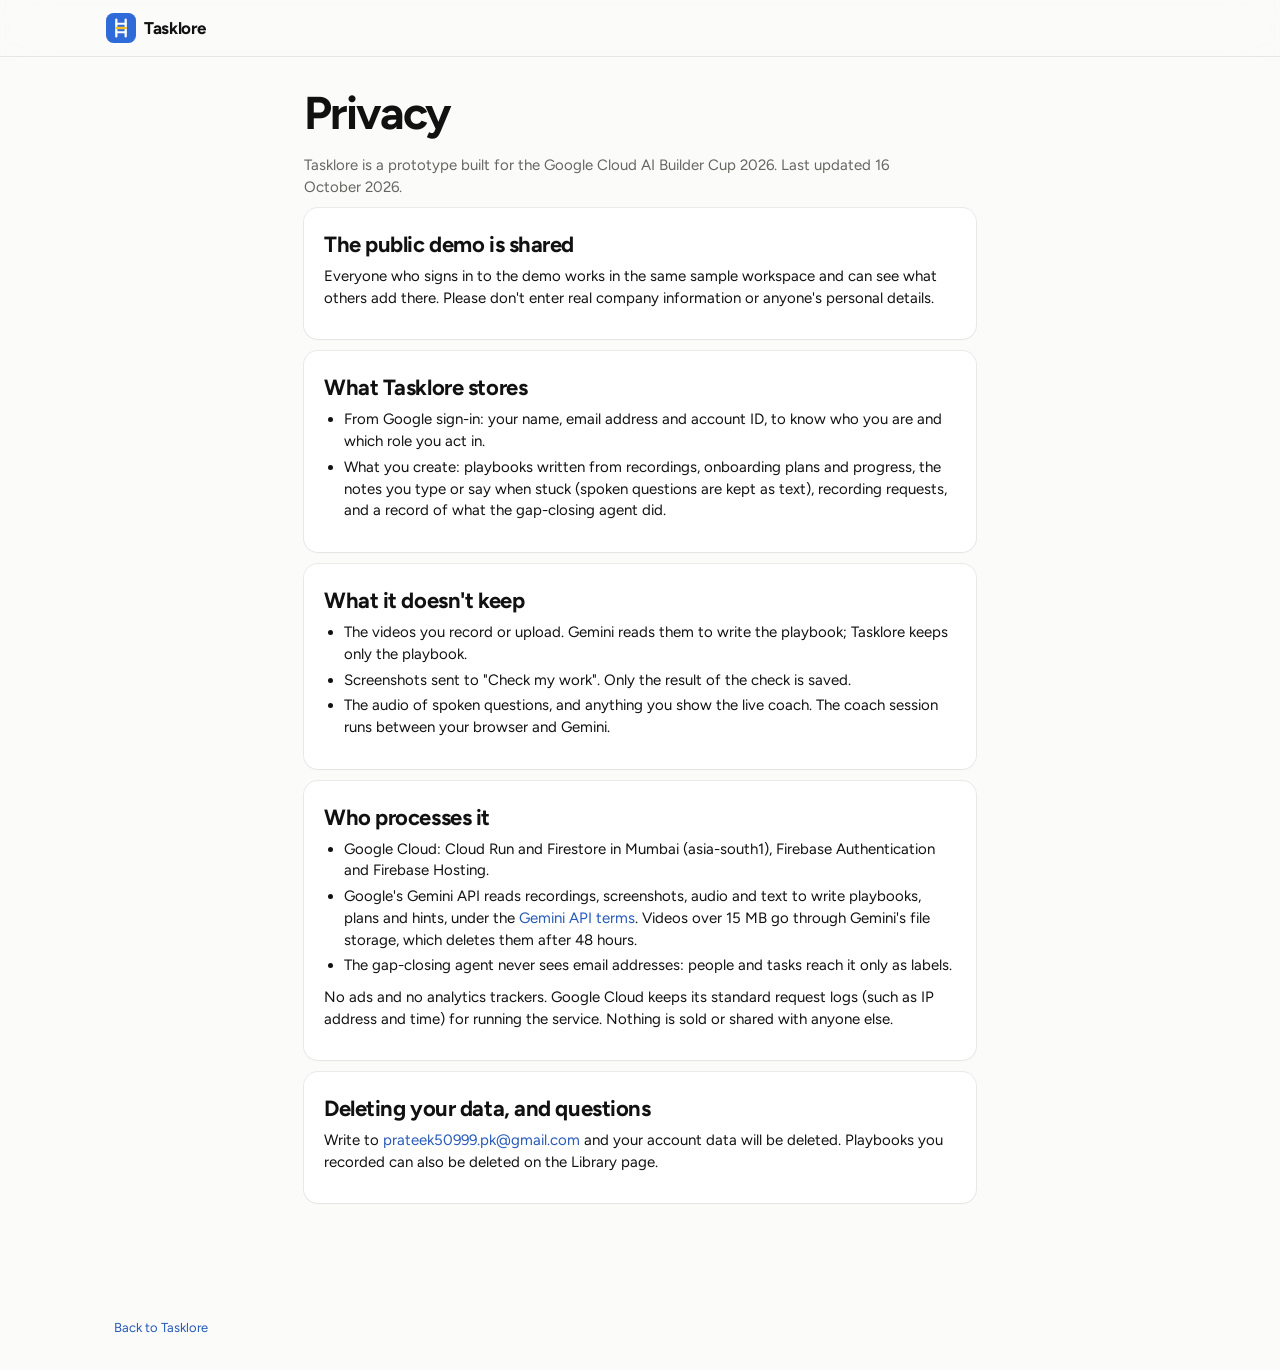
<file: frontend/public/privacy.html>
<!doctype html>
<html lang="en">
<head>
<meta charset="utf-8">
<meta name="viewport" content="width=device-width, initial-scale=1">
<title>Privacy · Tasklore</title>
<meta name="description" content="What Tasklore collects, what it doesn't keep, and who processes it.">
<script>try { var t = localStorage.getItem("firstrung.theme"); if (t === "light" || t === "dark") document.documentElement.dataset.theme = t; } catch (e) {}</script>
<link rel="preconnect" href="https://fonts.googleapis.com">
<link rel="preconnect" href="https://fonts.gstatic.com" crossorigin>
<link rel="stylesheet" href="https://fonts.googleapis.com/css2?family=Figtree:wght@400;500;600;700;800&family=Newsreader:ital,opsz,wght@1,6..72,400&display=swap">
<link rel="stylesheet" href="styles.css">
<style>
  .policy { max-width: 720px; }
  .policy h2 { margin-top: 4px; }
  .policy ul { margin: 0 0 .65em; padding-left: 20px; }
  .policy li { margin: 4px 0; }
</style>
</head>
<body>
<header class="masthead"><div class="topbar">
  <a class="brand" href="/" aria-label="Tasklore home">
    <svg viewBox="0 0 32 32" aria-hidden="true"><rect width="32" height="32" rx="8" fill="#2f6bd8"/>
      <path d="M11 7v18M21 7v18" stroke="#fff" stroke-width="2.4" stroke-linecap="round"/><path d="M11 11.5h10M11 20.5h10" stroke="#fff" stroke-width="2.2" stroke-linecap="round"/>
      <path d="M11 16h10" stroke="#fbbf24" stroke-width="2.6" stroke-linecap="round"/></svg>
    Tasklore
  </a>
</div></header>
<main class="policy">
  <h1>Privacy</h1>
  <p class="muted">Tasklore is a prototype built for the Google Cloud AI Builder Cup 2026. Last updated 16 October 2026.</p>

  <div class="card"><h2>The public demo is shared</h2>
    <p>Everyone who signs in to the demo works in the same sample workspace and can see what others add there.
      Please don't enter real company information or anyone's personal details.</p></div>

  <div class="card"><h2>What Tasklore stores</h2>
    <ul>
      <li>From Google sign-in: your name, email address and account ID, to know who you are and which role you act in.</li>
      <li>What you create: playbooks written from recordings, onboarding plans and progress, the notes you type or say
        when stuck (spoken questions are kept as text), recording requests, and a record of what the gap-closing agent did.</li>
    </ul></div>

  <div class="card"><h2>What it doesn't keep</h2>
    <ul>
      <li>The videos you record or upload. Gemini reads them to write the playbook; Tasklore keeps only the playbook.</li>
      <li>Screenshots sent to "Check my work". Only the result of the check is saved.</li>
      <li>The audio of spoken questions, and anything you show the live coach. The coach session runs between your browser and Gemini.</li>
    </ul></div>

  <div class="card"><h2>Who processes it</h2>
    <ul>
      <li>Google Cloud: Cloud Run and Firestore in Mumbai (asia-south1), Firebase Authentication and Firebase Hosting.</li>
      <li>Google's Gemini API reads recordings, screenshots, audio and text to write playbooks, plans and hints, under the
        <a href="https://ai.google.dev/gemini-api/terms" target="_blank" rel="noopener">Gemini API terms</a>.
        Videos over 15 MB go through Gemini's file storage, which deletes them after 48 hours.</li>
      <li>The gap-closing agent never sees email addresses: people and tasks reach it only as labels.</li>
    </ul>
    <p>No ads and no analytics trackers. Google Cloud keeps its standard request logs (such as IP address and time) for
      running the service. Nothing is sold or shared with anyone else.</p></div>

  <div class="card"><h2>Deleting your data, and questions</h2>
    <p>Write to <a href="mailto:prateek50999.pk@gmail.com">prateek50999.pk@gmail.com</a> and your account data will be deleted.
      Playbooks you recorded can also be deleted on the Library page.</p></div>
</main>
<footer><a href="/">Back to Tasklore</a></footer>
</body>
</html>
</file>
<file: frontend/public/styles.css>
/* Tasklore web app styles. Figtree for everything, with a Newsreader italic for the occasional accent line.
   Near-white paper, ink-black primary actions, blue for links and progress. Controls are pills; surfaces are
   14px cards lifted by a hairline ring rather than a heavy shadow. Status always pairs colour with a glyph and a word. */

:root {
  --bg: #fbfbfa; --surface: #ffffff; --surface-2: #f3f3f1; --fill: rgba(17, 17, 17, .05);
  --ink: #111111; --muted: #666660; --sep: rgba(17, 17, 17, .09);
  --tint: #2f6bd8;        /* progress, rings, focus */
  --tint-ink: #2659b8;    /* links and blue text: AA on white */
  --tint-fill: #111111; --on-tint: #fbfbfa;   /* primary buttons are ink */
  --tint-soft: color-mix(in srgb, #2f6bd8 14%, transparent);
  /* status: --x is text on a tint, --x-fill a solid, --x-soft a tinted ground */
  --good: #176d34; --good-fill: #1d8740; --good-soft: color-mix(in srgb, #1d8740 15%, transparent);
  --warn: #9c4800; --warn-fill: #c25a00; --warn-soft: color-mix(in srgb, #c25a00 15%, transparent);
  --bad: #b3202f; --bad-fill: #d42a3a; --bad-soft: color-mix(in srgb, #d42a3a 13%, transparent);
  --on-status: #fff;
  --bar: rgba(251, 251, 250, .82);
  --card-shadow: 0 0 0 1px rgba(17, 17, 17, .07), 0 1px 2px rgba(17, 17, 17, .03);
  --pop-shadow: 0 0 0 1px rgba(17, 17, 17, .08), 0 24px 48px -16px rgba(17, 17, 17, .16);
  --radius: 14px; --radius-sm: 12px;
  --sans: "Figtree", system-ui, -apple-system, "Segoe UI", sans-serif;
  --serif: "Newsreader", Georgia, serif;
  --mono: ui-monospace, SFMono-Regular, Menlo, monospace;
  --spring: cubic-bezier(.32, .72, 0, 1); --spring-time: .35s;
  color-scheme: light;
}
/* Dark tokens: used when the device is dark (unless the user picked Light), or when the user picked Dark. */
@media (prefers-color-scheme: dark) {
  :root:not([data-theme="light"]) {
    --bg: #0e0e0e; --surface: #181818; --surface-2: #222222; --fill: rgba(244, 244, 242, .07);
    --ink: #f4f4f2; --muted: #a6a6a0; --sep: rgba(244, 244, 242, .09);
    --tint: #7ea0ff; --tint-ink: #9cb6ff; --tint-fill: #f4f4f2; --on-tint: #0e0e0e; --tint-soft: rgba(126, 160, 255, .16);
    --good: #4cc77e; --good-fill: #4cc77e; --good-soft: rgba(76, 199, 126, .15);
    --warn: #f0a43a; --warn-fill: #f0a43a; --warn-soft: rgba(240, 164, 58, .15);
    --bad: #ff8a93; --bad-fill: #ff6b76; --bad-soft: rgba(255, 107, 118, .15);
    --on-status: #0e0e0e;
    --bar: rgba(14, 14, 14, .8);
    --card-shadow: 0 0 0 1px rgba(244, 244, 242, .07);
    --pop-shadow: 0 0 0 1px rgba(244, 244, 242, .12), 0 20px 50px rgba(0, 0, 0, .5);
    color-scheme: dark;
  }
}
:root[data-theme="dark"] {
  --bg: #0e0e0e; --surface: #181818; --surface-2: #222222; --fill: rgba(244, 244, 242, .07);
  --ink: #f4f4f2; --muted: #a6a6a0; --sep: rgba(244, 244, 242, .09);
  --tint: #7ea0ff; --tint-ink: #9cb6ff; --tint-fill: #f4f4f2; --on-tint: #0e0e0e; --tint-soft: rgba(126, 160, 255, .16);
  --good: #4cc77e; --good-fill: #4cc77e; --good-soft: rgba(76, 199, 126, .15);
  --warn: #f0a43a; --warn-fill: #f0a43a; --warn-soft: rgba(240, 164, 58, .15);
  --bad: #ff8a93; --bad-fill: #ff6b76; --bad-soft: rgba(255, 107, 118, .15);
  --on-status: #0e0e0e;
  --bar: rgba(14, 14, 14, .8);
  --card-shadow: 0 0 0 1px rgba(244, 244, 242, .07);
  --pop-shadow: 0 0 0 1px rgba(244, 244, 242, .12), 0 20px 50px rgba(0, 0, 0, .5);
  color-scheme: dark;
}

/* ---------- typography ---------- */
* { box-sizing: border-box; }
html { -webkit-text-size-adjust: 100%; }
body { margin: 0; background: var(--bg); color: var(--ink); font: 400 15px/1.45 var(--sans); -webkit-font-smoothing: antialiased; }
h1, h2, h3 { margin: 0 0 .35em; text-wrap: balance; }
h1 { font-size: clamp(34px, 4.6vw, 46px); line-height: 1.08; font-weight: 700; letter-spacing: -.035em; }
h2 { font-size: 22px; line-height: 1.2; font-weight: 700; letter-spacing: -.02em; }
h3 { font-size: 17px; line-height: 1.3; font-weight: 600; letter-spacing: -.01em; }
p { margin: 0 0 .65em; text-wrap: pretty; }
.muted { color: var(--muted); }
.small { font-size: 13px; line-height: 1.4; }
a { color: var(--tint-ink); text-decoration: none; }
a:hover { text-decoration: underline; }
[hidden] { display: none !important; }
:focus-visible { outline: 3px solid var(--tint); outline-offset: 2px; }
::selection { background: color-mix(in srgb, var(--tint) 25%, transparent); }
::placeholder { color: var(--muted); opacity: 1; }

/* ---------- header: a translucent bar; content scrolls underneath ---------- */
.masthead { position: sticky; top: 0; z-index: 10; background: var(--bar); border-bottom: .5px solid var(--sep);
            -webkit-backdrop-filter: saturate(180%) blur(20px); backdrop-filter: saturate(180%) blur(20px); }
.topbar { max-width: 1100px; margin: 0 auto; display: flex; align-items: center; gap: 12px; padding: 0 12px 0 16px; min-height: 56px; }
.brand { display: flex; align-items: center; gap: 8px; font-weight: 700; font-size: 17px; letter-spacing: -.02em; color: var(--ink); min-height: 44px; }
.brand:hover { text-decoration: none; }
.brand svg { width: 30px; height: 30px; }

/* Navigation: a pill track; the current page sits on a white pill */
nav { display: flex; gap: 2px; padding: 3px; border-radius: 999px; background: var(--fill); overflow-x: auto; scrollbar-width: none; margin-left: 10px; margin-right: auto; }
nav a { display: flex; align-items: center; min-height: 38px; padding: 0 16px; border-radius: 999px; color: var(--muted); white-space: nowrap; font-size: 14px; font-weight: 600;
        transition: background .25s, color .2s, box-shadow .25s; }
nav a:hover { text-decoration: none; color: var(--ink); }
nav a.on { background: var(--surface); color: var(--ink); box-shadow: 0 1px 3px rgba(0, 0, 0, .12); }
nav a .n { color: var(--muted); font-weight: 600; margin-right: 6px; font-variant-numeric: tabular-nums; }
.auth { display: flex; align-items: center; gap: 8px; font-size: 14px; white-space: nowrap; }
.avatar { width: 32px; height: 32px; border-radius: 50%; display: grid; place-items: center; background: var(--tint); color: #fff; font-weight: 600; font-size: 13px; flex: none; }
.auth .who { max-width: 180px; overflow: hidden; text-overflow: ellipsis; color: var(--muted); }

/* ---------- layout ---------- */
main { max-width: 1100px; margin: 0 auto; padding: 32px 24px 96px; }
.view:not([hidden]) { animation: view-in var(--spring-time) var(--spring) both; }
@keyframes view-in { from { opacity: 0; transform: translateY(8px); } }
.page-head { margin-bottom: 24px; }
.page-head p { color: var(--muted); max-width: 680px; font-size: 17px; }
#capOut, #planOut, #learnOut, .card { scroll-margin-top: 80px; } /* keep scrolled-to content clear of the header */
.section-head { display: flex; flex-direction: column; align-items: flex-start; gap: 2px; margin: 36px 0 12px; }
.section-head p { margin: 0; }
.grid2 { display: grid; grid-template-columns: 1fr 1fr; gap: 12px; }
.card { background: var(--surface); border-radius: var(--radius); padding: 20px; box-shadow: var(--card-shadow); margin-bottom: 12px; }
.card.flat { box-shadow: var(--card-shadow); }
footer { max-width: 1100px; margin: 0 auto; padding: 8px 24px 32px; color: var(--muted); font-size: 13px; display: flex; gap: 16px; flex-wrap: wrap; }
@media (max-width: 760px) {
  .grid2 { grid-template-columns: 1fr; }
  .topbar { flex-wrap: wrap; gap: 8px; padding-top: 6px; padding-bottom: 8px; }
  nav { order: 3; flex-basis: 100%; margin: 0; }
  nav a { flex: 1; justify-content: center; padding: 0 8px; }
  .auth .who { display: none; }
  main { padding: 20px 16px 64px; }
  footer { padding: 8px 16px 32px; }
}

/* ---------- controls: 44px pills, instant press feedback ---------- */
.btn { display: inline-flex; align-items: center; justify-content: center; gap: 6px; border: 0; background: var(--fill); color: var(--tint-ink);
       min-height: 44px; padding: 0 20px; border-radius: 999px; font: inherit; font-weight: 600; font-size: 15px; line-height: 1.2; cursor: pointer;
       transition: transform .3s var(--spring), filter .2s, background .2s; -webkit-tap-highlight-color: transparent; }
.btn:hover { text-decoration: none; filter: brightness(.96); }
.btn:active { transform: scale(.97); }
.btn.primary { background: var(--tint-fill); color: var(--on-tint); }
.btn.primary:hover, .btn.danger:hover { filter: brightness(1.08); }
.btn.danger { background: var(--bad-fill); color: var(--on-status); }
.btn.ghost { background: transparent; }
.btn.ghost:hover { background: var(--fill); filter: none; }
.btn.lg { min-height: 50px; padding: 0 24px; font-size: 17px; }
.btn.sm { min-height: 36px; padding: 0 14px; font-size: 14px; }
.btn:disabled { opacity: .45; cursor: progress; transform: none; filter: none; }
label { display: block; font-weight: 600; font-size: 15px; margin-bottom: 6px; }
label .opt { font-weight: 400; color: var(--muted); }
input[type=text], textarea, select { width: 100%; min-height: 50px; padding: 12px 16px; border: 1px solid var(--sep); border-radius: var(--radius-sm); background: var(--surface);
       color: var(--ink); font: inherit; font-size: 17px; line-height: 1.45; transition: border-color .15s, box-shadow .15s; }
textarea { min-height: 112px; resize: vertical; }
input:focus, textarea:focus, select:focus { outline: none; border: 1.5px solid var(--tint); box-shadow: 0 0 0 4px color-mix(in srgb, var(--tint) 20%, transparent); }
.field-note { margin-top: 6px; font-size: 14px; color: var(--bad); }
.field-note::before { content: "! "; font-weight: 700; }
.row { display: flex; gap: 8px; align-items: center; flex-wrap: wrap; }
.chip { display: inline-flex; align-items: center; gap: 5px; min-height: 26px; padding: 0 10px; border-radius: 999px; font-size: 13px; font-weight: 600;
        background: var(--fill); color: var(--ink); margin: 2px 4px 2px 0; }
.chip.brand { background: var(--tint-soft); color: var(--tint-ink); }
.chip.good { background: var(--good-soft); color: var(--good); }
.chip.warn { background: var(--warn-soft); color: var(--warn); }
.chip.bad { background: var(--bad-soft); color: var(--bad); }
button.chip { border: 0; cursor: pointer; font: inherit; font-size: 14px; font-weight: 500; min-height: 36px; padding: 0 14px; color: var(--ink);
              transition: transform .3s var(--spring), background .2s; }
button.chip:active { transform: scale(.97); }
button.chip:hover { background: var(--tint-soft); color: var(--tint-ink); }

/* ---------- home ---------- */
.hero { padding: 72px 0 24px; display: flex; flex-direction: column; align-items: center; text-align: center; }
.eyebrow { color: var(--muted); font-size: 15px; font-weight: 600; margin-bottom: 12px; }
.hero h1 { font-size: clamp(40px, 7.4vw, 80px); line-height: 1.02; letter-spacing: -.045em; max-width: 900px; margin: 0; }
.hero h1 em { font-family: var(--serif); font-style: italic; font-weight: 400; letter-spacing: -.02em; color: var(--muted); }
.hero .lead { font-size: 19px; line-height: 1.45; color: var(--muted); max-width: 560px; margin: 24px 0 28px; }
.hero .row { justify-content: center; }
.stats { display: grid; grid-template-columns: repeat(4, 1fr); gap: 12px; margin: 32px 0; }
.stat { background: var(--surface); border-radius: var(--radius); padding: 16px; box-shadow: var(--card-shadow); }
.stat b { display: block; font-size: 28px; font-weight: 700; line-height: 1.1; letter-spacing: -.03em; font-variant-numeric: tabular-nums; }
.stat span { color: var(--muted); font-size: 14px; }
@media (max-width: 760px) { .stats { grid-template-columns: repeat(2, 1fr); } .hero { padding-top: 40px; } }
.steps3 { display: grid; grid-template-columns: repeat(3, 1fr); gap: 12px; margin-top: 20px; }
.steps3 .card { margin: 0; }
.steps3 .num { display: inline-grid; place-items: center; width: 32px; height: 32px; border-radius: 50%; background: var(--tint-soft); color: var(--tint-ink); font-weight: 700; margin-bottom: 10px; }
@media (max-width: 760px) { .steps3 { grid-template-columns: 1fr; } }

/* ---------- sign-in ---------- */
.signin { max-width: 440px; margin: 48px auto; text-align: center; padding: 32px; box-shadow: var(--pop-shadow); }
.signin svg { width: 56px; height: 56px; margin-bottom: 14px; }
.signin h1 { font-size: 28px; letter-spacing: -.025em; }

/* ---------- capture ---------- */
.drop { display: flex; flex-direction: column; align-items: center; justify-content: center; text-align: center; gap: 4px; min-height: 190px;
        border: 1.5px dashed var(--sep); background: var(--surface-2); box-shadow: none; cursor: pointer; transition: background .2s, border-color .2s, transform .3s var(--spring); }
.drop:hover, .drop.over { border-color: var(--tint); background: var(--tint-soft); }
.drop:active { transform: scale(.99); }
.drop .icon { width: 44px; height: 44px; border-radius: 50%; display: grid; place-items: center; background: var(--tint-soft); color: var(--tint-ink); font-size: 22px; margin-bottom: 6px; }
.rec-live { display: flex; align-items: center; gap: 10px; flex-wrap: wrap; padding: 12px 14px; border-radius: var(--radius-sm); background: var(--bad-soft); margin-top: 14px; }
.rec-live #recTime { font-variant-numeric: tabular-nums; font-weight: 700; }
.rec-dot { width: 12px; height: 12px; border-radius: 50%; background: var(--bad-fill); animation: pulse 1.4s ease-in-out infinite; }
@keyframes pulse { 50% { opacity: .35; } }
.stepper { display: flex; flex-direction: column; gap: 12px; }
.stepper .s { display: flex; gap: 10px; align-items: center; color: var(--muted); }
.stepper .s .dot { width: 24px; height: 24px; border-radius: 50%; display: grid; place-items: center; font-size: 12px; border: 3px solid var(--fill); flex: none; }
.stepper .s.active { color: var(--ink); font-weight: 600; }
.stepper .s.active .dot { border-color: var(--fill); border-top-color: var(--tint); animation: spin .9s linear infinite; }
.stepper .s.done .dot { background: var(--good-fill); border-color: var(--good-fill); color: var(--on-status); }
@keyframes spin { to { transform: rotate(360deg); } }
.bar { height: 6px; border-radius: 999px; background: var(--fill); overflow: hidden; }
.bar > div { height: 100%; background: var(--tint); border-radius: 999px; transition: width .6s var(--spring); }

.pb-head { display: flex; gap: 16px; align-items: flex-start; justify-content: space-between; }
.pb-head > div { flex: 1; min-width: 0; }
.pb-head > .btn { flex: none; }
.pb-video { width: 100%; max-height: 320px; border-radius: var(--radius); background: #1d1d1f; margin: 12px 0; }
.timeline { list-style: none; margin: 14px 0; padding: 0; counter-reset: s; display: flex; flex-direction: column; gap: 8px; }
.timeline li { position: relative; padding: 14px 16px 14px 56px; counter-increment: s; background: var(--surface); border-radius: var(--radius); box-shadow: var(--card-shadow); }
.timeline li::before { content: counter(s); position: absolute; left: 16px; top: 14px; width: 28px; height: 28px; border-radius: 50%; background: var(--fill);
                       color: var(--ink); font-weight: 700; font-size: 14px; display: grid; place-items: center; }
.timeline li b { font-size: 17px; font-weight: 600; }
.timeline .why { color: var(--muted); font-size: 14px; margin-top: 2px; }
.ts { border: 0; background: var(--fill); color: var(--tint-ink); border-radius: 999px; padding: 3px 10px; font: 600 12px var(--sans); font-variant-numeric: tabular-nums;
      cursor: pointer; margin-left: 8px; transition: transform .3s var(--spring); }
.ts:hover { filter: brightness(.96); }
.ts:active { transform: scale(.94); }
.lists { display: grid; grid-template-columns: 1fr 1fr; gap: 24px; }
.lists ul { margin: 6px 0 0; padding-left: 0; list-style: none; display: flex; flex-direction: column; gap: 8px; }
.lists li { padding: 14px 16px 14px 44px; position: relative; background: var(--surface-2); border-radius: var(--radius-sm); font-size: 15px; }
.lists .warn li::before, .lists .good li::before { position: absolute; left: 14px; top: 15px; width: 20px; height: 20px; border-radius: 50%; display: grid;
       place-items: center; font-size: 12px; font-weight: 800; color: var(--on-status); }
.lists .warn li::before { content: "!"; background: var(--warn-fill); }
.lists .good li::before { content: "✓"; background: var(--good-fill); }
@media (max-width: 760px) { .lists { grid-template-columns: 1fr; } }

.yt-head { display: flex; justify-content: space-between; align-items: baseline; gap: 10px; flex-wrap: wrap; margin: 16px 0 6px; }
.yt-row { display: grid; grid-template-columns: auto 112px 1fr auto; gap: 12px; align-items: center; padding: 10px 0; border-top: .5px solid var(--sep); }
.yt-row input { width: 18px; height: 18px; accent-color: var(--tint); }
.yt-row img { width: 112px; height: 63px; object-fit: cover; border-radius: 10px; background: var(--fill); }
.yt-row .t { min-width: 0; }
.yt-row .t b { display: block; overflow: hidden; text-overflow: ellipsis; white-space: nowrap; }
.yt-row.off { opacity: .55; }
.yt-foot { display: flex; justify-content: space-between; align-items: center; gap: 10px; flex-wrap: wrap; padding-top: 12px; border-top: .5px solid var(--sep); }
@media (max-width: 600px) { .yt-row { grid-template-columns: auto 80px 1fr; } .yt-row img { width: 80px; height: 45px; } .yt-row .st-col { grid-column: 2 / -1; } }
a.ts { text-decoration: none; display: inline-block; }

.lib-grid { display: grid; grid-template-columns: repeat(auto-fill, minmax(240px, 1fr)); gap: 12px; }
.lib-card { margin: 0; display: flex; flex-direction: column; gap: 6px; transition: transform .3s var(--spring), box-shadow .3s, opacity .25s; }
.lib-card:hover { box-shadow: var(--pop-shadow); }
.lib-card:active { transform: scale(.985); }
.lib-card.leaving { opacity: 0; transform: scale(.96); pointer-events: none; }
.lib-card .actions { margin-top: auto; padding-top: 8px; display: flex; gap: 6px; }
.empty { padding: 32px 24px; color: var(--muted); text-align: center; background: var(--surface); border-radius: var(--radius); box-shadow: var(--card-shadow); }
.card .empty { box-shadow: none; background: var(--surface-2); }

/* ---------- plan ---------- */
.cover { display: flex; gap: 20px 28px; align-items: center; flex-wrap: wrap; }
.cover h2 { font-size: 28px; line-height: 1.15; letter-spacing: -.025em; }
.ring { width: 148px; height: 148px; flex: none; }
.ring .track { stroke: var(--fill); }
.ring .val { stroke: var(--tint); animation: ring-in .8s var(--spring) both; }
@keyframes ring-in { from { stroke-dashoffset: var(--c); } }
.ring text { font: 700 22px var(--sans); letter-spacing: -.03em; fill: var(--ink); font-variant-numeric: tabular-nums; }
.ring.small { width: 56px; height: 56px; }
.ring.small text { font-size: 26px; }
.task { display: flex; gap: 12px; align-items: flex-start; padding: 12px 0; border-top: .5px solid var(--sep); }
.task .mark { width: 22px; height: 22px; border-radius: 50%; display: grid; place-items: center; flex: none; font-size: 12px; font-weight: 800; color: var(--on-status); }
.task .mark.yes { background: var(--good-fill); }
.task .mark.no { background: var(--warn-fill); }
.gap { background: var(--surface); border-radius: var(--radius); padding: 16px; margin-top: 10px; box-shadow: var(--card-shadow); }
.card .gap { background: var(--surface-2); box-shadow: none; }
.gap .foot { display: flex; justify-content: space-between; align-items: center; gap: 8px; flex-wrap: wrap; margin-top: 8px; }
.days { display: grid; grid-auto-flow: column; grid-auto-columns: minmax(220px, 1fr); gap: 12px; overflow-x: auto; padding-bottom: 6px; scroll-snap-type: x mandatory; }
.day { background: var(--surface-2); border-radius: var(--radius); padding: 14px; scroll-snap-align: start; display: flex; flex-direction: column; gap: 8px; }
.day h3 { margin: 0 0 2px; font-size: 15px; font-weight: 700; }
.pi { background: var(--surface); border-radius: 10px; padding: 10px 12px; font-size: 14px; }
/* kicker: small caps label */
.k { font-size: 12px; font-weight: 600; text-transform: uppercase; letter-spacing: .05em; }
.k.learn { color: var(--tint-ink); } .k.practice { color: var(--good); } .k.meet { color: var(--warn); } .k.setup { color: var(--muted); }

/* ---------- new hire ---------- */
.now { box-shadow: var(--pop-shadow); }
.status-list { display: flex; flex-direction: column; gap: 2px; }
.status-list .pi { display: flex; gap: 12px; align-items: flex-start; flex-wrap: wrap; background: transparent; padding: 10px; border-radius: 10px; font-size: 15px; }
.st { width: 24px; height: 24px; border-radius: 50%; flex: none; display: grid; place-items: center; font-size: 12px; font-weight: 800;
      box-shadow: inset 0 0 0 2px var(--sep); color: var(--muted); }
.st.done { background: var(--good-fill); box-shadow: none; color: var(--on-status); }
.st.skipped { background: var(--fill); box-shadow: none; }
.st.stuck { background: var(--warn-fill); box-shadow: none; color: var(--on-status); }
.pi.skipped { opacity: .75; } .pi.skipped b { text-decoration: line-through; color: var(--muted); }
.pi.current { background: var(--tint-soft); }
.pi.current .st { background: var(--tint-fill); box-shadow: 0 0 0 4px color-mix(in srgb, var(--tint) 25%, transparent); color: var(--on-tint); }
.hint { background: color-mix(in srgb, var(--warn-fill) 10%, var(--surface)); border-radius: var(--radius-sm); padding: 14px; margin-top: 14px; white-space: pre-wrap; animation: view-in var(--spring-time) var(--spring) both; }
.hint.good { background: var(--good-soft); }
.done-banner { padding: 40px 24px; text-align: center; box-shadow: var(--pop-shadow); }
.done-banner .big { font-size: 48px; }
.plan-row { display: flex; gap: 14px; align-items: center; flex-wrap: wrap; padding: 14px 0; border-top: .5px solid var(--sep); }
.plan-row:first-child { border-top: 0; }
.plan-row .grow { flex: 1; min-width: 220px; }

/* ---------- toasts: an ink pill, bottom centre, with an optional action ---------- */
#toasts { position: fixed; left: 50%; bottom: 24px; transform: translateX(-50%); display: flex; flex-direction: column; align-items: center; gap: 8px; z-index: 50;
          width: max-content; max-width: calc(100vw - 32px); }
.toast { display: flex; align-items: center; gap: 12px; min-height: 48px; padding: 6px 6px 6px 18px; border-radius: 999px; font-size: 15px;
         color: var(--bg); background: var(--ink); box-shadow: var(--pop-shadow); animation: materialize .3s var(--spring) both; }
.toast:not(:has(button)) { padding-right: 18px; }
.toast.bad { background: var(--bad-fill); color: var(--on-status); }
.toast.good { background: var(--good-fill); color: var(--on-status); }
.toast button { border: 0; min-height: 36px; background: rgba(127, 127, 127, .28); color: inherit; font: inherit; font-weight: 600; border-radius: 999px; padding: 0 14px; cursor: pointer; }
.toast button:active { transform: scale(.97); }
.toast.out { opacity: 0; transform: translateY(6px); transition: opacity .2s, transform .2s; }
@keyframes materialize { from { opacity: 0; transform: translateY(8px); } }
pre { background: var(--surface-2); padding: 14px; border-radius: var(--radius-sm); overflow: auto; font: 13px/1.5 var(--mono); white-space: pre-wrap; }

/* ---------- accessibility settings ---------- */
@media (prefers-reduced-motion: reduce) {
  *, *::before, *::after { animation-duration: .01ms !important; animation-iteration-count: 1 !important; transition-duration: .01ms !important; }
}
@media (prefers-reduced-transparency: reduce) {
  .masthead { background: var(--bg); -webkit-backdrop-filter: none; backdrop-filter: none; }
}
@media (prefers-contrast: more) {
  :root { --muted: var(--ink); --sep: var(--ink); }
  .card, .stat, .gap, .empty { outline: 1px solid var(--ink); }
  .btn { outline: 1px solid currentColor; }
}

/* ---------- home previews, overview tiles, skeleton loading ---------- */
.shot { display: block; width: 100%; height: auto; border-radius: var(--radius); box-shadow: var(--pop-shadow); background: var(--surface); }
.preview { margin: 32px auto 0; max-width: 880px; padding: 20px; background: var(--surface); border-radius: var(--radius); box-shadow: var(--pop-shadow);
           display: flex; flex-direction: column; gap: 16px; }
.preview-head { display: flex; justify-content: space-between; align-items: baseline; gap: 12px; flex-wrap: wrap; }
.preview-head h2 { font-size: 17px; font-weight: 600; letter-spacing: -.01em; margin: 0; }
.preview-row { display: flex; flex-wrap: wrap; gap: 6px 16px; align-items: center; }
.preview-row > b { width: 180px; font-weight: 500; font-size: 14px; }
.preview .cell { width: 24px; height: 24px; border-radius: 6px; font-size: 12px; cursor: default; }
.preview .cell:hover { transform: none; }
.preview .km-legend { margin-top: 0; color: var(--muted); }
.preview-pb { margin-top: auto; padding: 16px; background: var(--surface-2); border-radius: var(--radius-sm); }
.preview-pb .timeline { margin-bottom: 0; }
.preview-pb .timeline li { box-shadow: none; }
#view-home .section-head { margin-top: 64px; align-items: center; text-align: center; }
#view-home .section-head h2 { font-size: 28px; letter-spacing: -.025em; }
.bento { display: grid; grid-template-columns: 2fr 1fr; grid-template-rows: auto auto; gap: 12px; margin-top: 16px; }
.bento .tile { background: var(--surface); border-radius: var(--radius); padding: 20px; box-shadow: var(--card-shadow); }
.bento .tile.big { grid-row: span 3; display: flex; flex-direction: column; gap: 14px; overflow: hidden; }
.bento .tile h3 { font-size: 20px; font-weight: 700; letter-spacing: -.02em; }
.bento .tile p { color: var(--muted); margin: 0; }
@media (max-width: 767px) { .bento { grid-template-columns: 1fr; } .bento .tile.big { grid-row: auto; } }
.skel { border-radius: var(--radius); background: linear-gradient(90deg, var(--fill) 0, var(--surface-2) 50%, var(--fill) 100%);
        background-size: 400px 100%; animation: shimmer 1.4s linear infinite; }
.skel.line { height: 14px; border-radius: 7px; margin: 10px 0; }
.skel.block { height: 150px; }
@keyframes shimmer { 0% { background-position: -200px 0; } 100% { background-position: 200px 0; } }
.check-big { width: 64px; height: 64px; border-radius: 50%; background: var(--good-soft); color: var(--good); display: grid; place-items: center;
             font-size: 30px; font-weight: 800; margin: 0 auto 14px; animation: materialize .4s var(--spring) both; }

/* "How is this % calculated?" */
details.how { margin: 4px 0 10px; }
details.how summary { cursor: pointer; color: var(--tint-ink); font-size: 14px; font-weight: 500; width: max-content; min-height: 32px; display: flex; align-items: center; }
details.how[open] summary { margin-bottom: 8px; }
details.how table { width: 100%; border-collapse: collapse; font-size: 13px; background: var(--surface-2); border-radius: var(--radius-sm); overflow: hidden; }
details.how th { text-align: left; color: var(--muted); font-weight: 600; padding: 8px 10px; }
details.how td { padding: 8px 10px; border-top: .5px solid var(--sep); vertical-align: top; }
details.how td:nth-child(n+2), details.how th:nth-child(n+2) { white-space: nowrap; font-variant-numeric: tabular-nums; }
details.how tfoot td { border-top: 1px solid var(--sep); }

/* Appearance switch (Auto / Light / Dark): the same pill track as the navigation */
.theme-switch { display: flex; gap: 2px; padding: 2px; border-radius: 999px; background: var(--fill); }
.theme-switch button { border: 0; background: transparent; color: var(--muted); font: inherit; font-size: 13px; font-weight: 600;
                       min-height: 36px; padding: 0 12px; border-radius: 999px; cursor: pointer; transition: background .25s, color .2s, box-shadow .25s; }
.theme-switch button:hover { color: var(--ink); }
.theme-switch button[aria-pressed="true"] { background: var(--surface); color: var(--ink); box-shadow: 0 1px 3px rgba(0, 0, 0, .12); }
/* Ease between themes instead of an abrupt brightness jump (only while switching) */
html.theme-anim, html.theme-anim *, html.theme-anim *::before, html.theme-anim *::after {
  transition: background-color .35s ease, color .35s ease, border-color .35s ease, box-shadow .35s ease, fill .35s ease, stroke .35s ease !important;
}
/* On phones the switch shrinks to one button showing the current mode; tapping it cycles Auto -> Light -> Dark. */
@media (max-width: 600px) {
  .theme-switch { margin-left: auto; background: transparent; }
  .theme-switch button[aria-pressed="false"] { display: none; }
  .theme-switch button[aria-pressed="true"] { box-shadow: none; background: var(--fill); }
}

/* ---------- voice: ask by voice, listen, live coach ---------- */
.voice-row { margin-top: 12px; padding-top: 12px; border-top: .5px solid var(--sep); }
.btn.recording { background: var(--bad-soft); color: var(--bad); }
.btn.recording::before { content: ""; width: 8px; height: 8px; border-radius: 50%; background: var(--bad-fill); animation: pulse 1.2s ease-in-out infinite; }
.hint .listen { float: right; margin: -2px 0 6px 10px; }
.hint .heard { display: block; font-size: 13px; color: var(--muted); margin-bottom: 6px; }
.coach { position: fixed; right: 16px; bottom: 16px; z-index: 40; width: min(380px, calc(100vw - 32px));
         padding: 16px; border-radius: 20px; background: var(--surface); box-shadow: var(--pop-shadow); animation: materialize .35s var(--spring) both; }
.coach-head { display: flex; align-items: center; gap: 10px; flex-wrap: wrap; }
.coach-dot { width: 10px; height: 10px; border-radius: 50%; background: var(--good-fill); flex: none; }
.coach.speaking .coach-dot { background: var(--tint); animation: pulse 1s ease-in-out infinite; }
.coach.connecting .coach-dot { background: var(--warn-fill); }
.coach-level { margin: 10px 0 8px; }
.coach-level > div { background: var(--good-fill); transition: width .1s linear; }
.coach-captions { max-height: 180px; overflow-y: auto; font-size: 14px; display: flex; flex-direction: column; gap: 8px; padding: 10px 12px; border-radius: var(--radius-sm); background: var(--surface-2); }
.coach-captions:empty { display: none; }
.coach-captions p { margin: 0; }
.coach-captions .you { color: var(--muted); }
.coach-captions .coach-line b { color: var(--ink); }
.coach-captions .system { color: var(--warn); font-size: 13px; }
body.coach-open main { padding-bottom: 300px; }   /* keep the page usable behind the panel */

/* ---------- roles: "View as" bar, assignment ---------- */
.rolebar { max-width: 1100px; margin: 0 auto; display: flex; align-items: center; gap: 10px; flex-wrap: wrap; padding: 12px 24px 0; }
.rolebar #roleBarLabel { font-size: 11px; font-weight: 600; text-transform: uppercase; letter-spacing: .05em; padding: 3px 7px; border-radius: 999px; background: var(--fill); }
.seg { display: flex; gap: 2px; padding: 3px; border-radius: 999px; background: var(--fill); }
.seg button { border: 0; background: transparent; color: var(--muted); font: inherit; font-size: 14px; font-weight: 600;
              min-height: 34px; padding: 0 14px; border-radius: 999px; cursor: pointer; transition: background .25s, color .2s, box-shadow .25s; }
.seg button:hover { color: var(--ink); }
.seg button[aria-pressed="true"] { background: var(--surface); color: var(--ink); box-shadow: 0 1px 3px rgba(0, 0, 0, .12); }
.assign { margin: 4px 0 12px; }
.assign .row { padding: 12px; border-radius: var(--radius-sm); background: var(--surface-2); }
.plan-row.leaving { transition: opacity .25s; }
@media (max-width: 600px) {   /* one short row on phones: "View as [Manager | Expert | New hire]" */
  .rolebar { flex-wrap: nowrap; gap: 8px; padding: 10px 16px 0; }
  #roleHint, #roleBarLabel { display: none; }
  .seg button { padding: 0 10px; }
  nav a { padding: 0 4px; font-size: 13px; }   /* all five tabs fit at 360 px, no hidden scroll */
}

/* ---------- help on each step ---------- */
.pi-main { flex: 1; min-width: 0; }
.pi-actions { display: flex; gap: 6px; flex: none; align-self: center; }
.help-panel { margin-top: 10px; padding: 14px; border-radius: var(--radius-sm); background: var(--surface-2); }
.help-panel .hint { margin-top: 10px; }
#coachTitle { color: var(--muted); }
@media (max-width: 600px) { .pi-actions { width: 100%; padding-left: 36px; } }

/* ---------- self-improving playbooks ---------- */
.sig-row { display: flex; gap: 12px; align-items: flex-start; flex-wrap: wrap; padding: 14px 0; border-top: .5px solid var(--sep); }
.sig-row .grow { flex: 1; min-width: 220px; }
.sig-row.flash { animation: flash 2s ease both; }
@keyframes flash { 0%, 50% { background: var(--tint-soft); } }
.quote { margin-top: 6px; padding: 10px 14px; border-radius: 10px; background: var(--surface-2); color: var(--ink); }
.sug-out { flex-basis: 100%; }
.sug-out:empty { display: none; }
.sug-panel { background: var(--surface-2); border-radius: var(--radius); padding: 16px; animation: view-in var(--spring-time) var(--spring) both; display: flex; flex-direction: column; gap: 10px; }
.sug { display: flex; gap: 12px; align-items: flex-start; padding: 16px; border-radius: var(--radius); background: var(--surface); box-shadow: var(--card-shadow); transition: box-shadow .3s; }
.sug.on { box-shadow: 0 0 0 1.5px var(--tint); }
.sug .tick { margin: 0; padding: 2px; cursor: pointer; }
.sug .tick input { width: 20px; height: 20px; display: block; accent-color: var(--tint-fill); cursor: pointer; }
.sug > div { flex: 1; min-width: 0; display: flex; flex-direction: column; gap: 6px; transition: opacity .2s; }
.sug > div .chip { align-self: flex-start; }
.sug:not(.on) > div { opacity: .55; }
.sug .edit { padding: 10px 12px; border-radius: 10px; border: 1px solid var(--sep); background: var(--surface-2); cursor: text; transition: background .15s, box-shadow .15s; }
.sug .edit:focus { outline: none; background: var(--surface); border-color: var(--tint); box-shadow: 0 0 0 4px color-mix(in srgb, var(--tint) 20%, transparent); }
.sug .edit.q { font-weight: 600; }
.sug .was { text-decoration: line-through; }
.qlist { margin: 6px 0 8px; padding-left: 0; list-style: none; font-size: 14px; display: flex; flex-direction: column; gap: 6px; }
.qlist li { padding: 10px 14px; border-radius: 10px; background: var(--surface-2); }
.faq { margin-top: 14px; background: var(--surface); border-radius: var(--radius); box-shadow: var(--card-shadow); overflow: hidden; }
.faq h3 { padding: 14px 16px 4px; margin: 0; }
.faq details { border-top: .5px solid var(--sep); }
.faq summary { cursor: pointer; font-weight: 600; min-height: 44px; display: flex; align-items: center; padding: 8px 16px; }
.faq details p { margin: 0; padding: 0 16px 14px; color: var(--muted); }
.help-panel .faq { margin: 12px 0 0; }
.help-panel .faq h3 { font-size: 14px; }

/* ---------- knowledge map: squares carry a glyph as well as a colour ---------- */
.stat.alarm b { color: var(--bad); }
.brief-text { margin: 12px 0 0; font-size: 17px; line-height: 1.5; animation: view-in var(--spring-time) var(--spring) both; }
.holder { padding: 14px 0; border-top: .5px solid var(--sep); }
.htask { display: flex; gap: 10px; align-items: center; flex-wrap: wrap; padding-top: 8px; }
.htask .grow { flex: 1; min-width: 180px; }
.km-role { padding: 14px 0; border-top: .5px solid var(--sep); }
.bar.thin { height: 4px; }
.km-role .bar { margin: 6px 0 10px; }
.km-role .bar > div { background: var(--good-fill); }
.km-cells { display: flex; flex-wrap: wrap; gap: 4px; }
.cell, .km-legend i { width: 40px; height: 40px; border-radius: 8px; border: 0; padding: 0; cursor: pointer; background: var(--warn-fill);
                      display: inline-grid; place-items: center; color: var(--on-status); font: 800 15px/1 var(--sans);
                      transition: transform .25s var(--spring), box-shadow .15s; }
.cell:hover { transform: scale(1.06); }
.cell::before, .km-legend i::before { content: "–"; }
.cell:active { transform: scale(.94); }
.cell.recorded, .km-legend i.recorded { background: var(--good-fill); }
.cell.recorded::before, .km-legend i.recorded::before { content: "✓"; }
.cell.requested, .km-legend i.requested { background: var(--tint); }
.cell.requested::before, .km-legend i.requested::before { content: "…"; }
.cell.crit:is(.missing, .declined), .km-legend i.crit { background: var(--bad-fill); }
.cell.crit:is(.missing, .declined)::before, .km-legend i.crit::before { content: "!"; }
.cell.sel { box-shadow: 0 0 0 3px var(--surface), 0 0 0 5px var(--ink); }
.km-detail:not(:empty) { margin-top: 10px; padding: 14px 16px; border-radius: var(--radius); background: var(--surface); box-shadow: var(--pop-shadow); animation: view-in .3s var(--spring) both; }
.km-legend { display: flex; flex-wrap: wrap; gap: 8px 16px; margin-top: 16px; color: var(--ink); }
.km-legend span { display: inline-flex; align-items: center; }
.km-legend i { width: 18px; height: 18px; border-radius: 5px; font-size: 11px; margin-right: 6px; cursor: default; }
.km-legend i:hover { transform: none; }
.person { display: flex; gap: 12px; align-items: center; flex-wrap: wrap; padding: 12px 0; border-top: .5px solid var(--sep); }
.person .grow { flex: 1; min-width: 180px; }

/* ---------- proof of practice ---------- */
.proof-drop { min-height: 110px; width: 100%; margin: 4px 0; font: inherit; color: var(--ink); gap: 4px; }
.proof-result { border-radius: var(--radius-sm); padding: 14px; margin-bottom: 10px; background: var(--surface-2); animation: view-in var(--spring-time) var(--spring) both; }
.proof-result.good { background: var(--good-soft); } .proof-result.warn { background: var(--warn-soft); } .proof-result.bad { background: var(--bad-soft); }
.proof-result .verdict { display: block; margin-bottom: 4px; }
.proof-result.good .verdict { color: var(--good); } .proof-result.warn .verdict { color: var(--warn); } .proof-result.bad .verdict { color: var(--bad); }
.proof-result p { margin: 0 0 6px; }
.checks { list-style: none; margin: 6px 0 0; padding: 0; }
.checks li { display: flex; gap: 10px; align-items: flex-start; padding: 8px 0; border-top: .5px solid var(--sep); font-size: 15px; }
.checks .ci { width: 20px; height: 20px; border-radius: 50%; flex: none; display: grid; place-items: center; font-size: 11px; font-weight: 800; color: var(--on-status); margin-top: 1px; background: var(--muted); }
.checks .met .ci { background: var(--good-fill); } .checks .missing .ci { background: var(--warn-fill); }
.proof-thumb { display: block; max-width: 240px; max-height: 150px; margin-top: 10px; border-radius: 10px; object-fit: cover; object-position: top left; box-shadow: 0 0 0 .5px var(--sep); }
.proof-busy { display: flex; gap: 14px; align-items: center; flex-wrap: wrap; }
.proof-busy .proof-thumb { margin: 0; max-width: 140px; max-height: 90px; opacity: .7; }
.spin { display: inline-block; width: 18px; height: 18px; border-radius: 50%; border: 3px solid var(--fill); border-top-color: var(--tint); vertical-align: -4px; margin-right: 8px; animation: spin .9s linear infinite; }
.no-check { margin-top: 6px; color: var(--muted); }

/* ---------- Onboard flow: describe the role, fill the gaps, assign ---------- */
.flow { list-style: none; padding: 0; margin: 0 0 20px; display: grid; grid-template-columns: repeat(3, 1fr); gap: 8px; }
.flow button { width: 100%; height: 100%; display: flex; gap: 10px; align-items: center; text-align: left; border: 0; cursor: pointer;
               background: transparent; color: var(--ink); font: inherit; padding: 8px 4px; border-radius: var(--radius-sm);
               transition: background .2s; -webkit-tap-highlight-color: transparent; }
.flow button:hover { background: var(--fill); }
.flow button:disabled { cursor: default; opacity: .6; background: transparent; }
.flow b { display: block; font-size: 14px; font-weight: 600; }
.flow .small { display: block; color: var(--muted); }
.flow .n { flex: none; width: 28px; height: 28px; border-radius: 50%; display: grid; place-items: center; font-weight: 700; font-size: 13px;
           background: var(--fill); color: var(--muted); font-variant-numeric: tabular-nums; }
.flow li.active .n { background: var(--tint-fill); color: var(--on-tint); }
.flow li.done .n { background: var(--good-fill); color: var(--on-status); }
@media (max-width: 600px) {   /* phones: three compact tabs, the active step's detail only */
  .flow { gap: 6px; }
  .flow button { flex-direction: column; align-items: flex-start; gap: 6px; padding: 8px 6px; }
  .flow b { font-size: 13px; }
  .flow li:not(.active) .small { display: none; }
}
.flow-home { list-style: none; padding: 0; margin: 32px 0 8px; display: grid; grid-template-columns: repeat(3, 1fr); gap: 12px; width: 100%; max-width: 960px; text-align: left; }
.flow-home li { display: flex; flex-direction: column; gap: 6px; padding: 20px; background: var(--surface); border-radius: var(--radius); box-shadow: var(--card-shadow); }
.flow-home .n { flex: none; width: 32px; height: 32px; border-radius: 50%; display: grid; place-items: center; background: var(--tint-soft); color: var(--tint-ink); font-weight: 700; font-size: 15px; }
.flow-home b { display: block; margin: 6px 0 2px; font-size: 20px; font-weight: 700; letter-spacing: -.02em; }
.flow-home span:not(.n) { color: var(--muted); line-height: 1.45; }
@media (max-width: 760px) { .flow-home { grid-template-columns: 1fr; margin-top: 24px; } }
.fill { margin-top: 12px; padding-top: 12px; border-top: .5px solid var(--sep); }
.fill select, .fill input[type=text] { min-height: 44px; padding: 8px 12px; font-size: 15px; }
.fill-status { display: flex; align-items: center; margin: 10px 0 6px; }

/* ---------- gap-closing agent: result panel in "Fill the gaps" ---------- */
.agent-panel { background: var(--surface); border-radius: var(--radius); padding: 20px; margin-top: 4px; box-shadow: var(--pop-shadow);
               animation: view-in var(--spring-time) var(--spring) both; }
.agent-panel.busy { display: flex; align-items: center; animation: none; }
.agent-summary { margin: 10px 0 4px; line-height: 1.5; }
.agent-h { margin: 14px 0 2px; color: var(--muted); font-size: 13px; font-weight: 600; }
.agent-list { margin: 0; padding-left: 18px; }
.agent-list li { margin: 3px 0; }
.agent-trace { margin: 0 0 8px; padding: 0; list-style: none; }
.agent-trace li { padding: 6px 0; border-top: .5px solid var(--sep); }
.agent-trace .ok { color: var(--good); font-weight: 700; margin-right: 4px; }
.agent-trace .no { color: var(--warn); font-weight: 700; margin-right: 4px; }

/* ---------- team: who holds which role ---------- */
.note { padding: 12px 16px; border-radius: var(--radius-sm); background: var(--tint-soft); margin: 0 0 12px; max-width: 760px; }
.team-tabs { width: max-content; max-width: 100%; overflow-x: auto; scrollbar-width: none; margin: 8px 0 12px; }
.team-tabs button { white-space: nowrap; }
.team-row { display: flex; gap: 12px 14px; align-items: center; flex-wrap: wrap; padding: 14px 0; border-top: .5px solid var(--sep); }
.team-row:first-child { border-top: 0; padding-top: 0; }
.team-row:last-child { padding-bottom: 0; }
.team-row .avatar { width: 40px; height: 40px; font-size: 15px; }
.team-row .grow { flex: 1 1 220px; min-width: 0; }
.team-row .grow b { overflow-wrap: anywhere; }
.role-pills { display: flex; flex-wrap: wrap; gap: 6px; }
.role-pill { min-height: 36px; padding: 0 12px; border-radius: 999px; border: 1px dashed var(--sep); background: transparent; color: var(--muted);
             font: inherit; font-size: 13px; font-weight: 600; cursor: pointer; transition: background .2s, color .2s, transform .3s var(--spring); }
.role-pill:hover:not(:disabled) { color: var(--ink); border-color: color-mix(in srgb, var(--ink) 30%, transparent); }
.role-pill:active:not(:disabled) { transform: scale(.96); }
.role-pill[aria-pressed="true"] { border: 1px solid transparent; background: var(--tint-soft); color: var(--tint-ink); }
.role-pill:disabled { cursor: default; opacity: 1; }
.role-pill:disabled[aria-pressed="false"] { opacity: .45; }
.team-spacer { width: 84px; }
@media (max-width: 760px) { .team-row .role-pills { order: 3; flex-basis: 100%; padding-left: 54px; } .team-spacer { display: none; } }

/* ---------- account card under your name ---------- */
.auth { position: relative; }
.who-btn { display: flex; align-items: center; gap: 8px; min-height: 44px; padding: 0 10px 0 6px; border: 0; border-radius: 999px; background: transparent;
           color: var(--ink); font: inherit; font-size: 14px; cursor: pointer; transition: background .2s; }
.who-btn:hover, .who-btn[aria-expanded="true"] { background: var(--fill); }
.who-btn .chip { margin: 0; }
.account-menu { position: absolute; right: 0; top: calc(100% + 8px); z-index: 20; width: 280px; padding: 16px; border-radius: var(--radius);
                background: var(--surface); box-shadow: var(--pop-shadow); white-space: normal; display: flex; flex-direction: column; gap: 10px;
                animation: view-in .25s var(--spring) both; }
.account-menu[hidden] { display: none; }
.acct-name { font-size: 17px; overflow-wrap: anywhere; }
.acct-email { margin-top: -8px; overflow-wrap: anywhere; }
.acct-row { display: flex; flex-direction: column; gap: 4px; padding-top: 10px; border-top: .5px solid var(--sep); }
.acct-row .chip { margin: 0 4px 4px 0; }
.acct-note { margin: 0; }
.acct-team { align-self: flex-start; }
@media (max-width: 760px) { .account-menu { position: fixed; left: 16px; right: 16px; top: 64px; width: auto; } }

/* ---------- charts: the four task states (validated for colour-blind separation in light and dark) ---------- */
:root { --c-recorded: #1d8740; --c-requested: #2f6bd8; --c-missing: #e0a100; --c-critical: #d42a3a; --c-skipped: #a6a6a0;
        --c-ink: #fff; --c-missing-ink: #111; }
@media (prefers-color-scheme: dark) {
  :root:not([data-theme="light"]) { --c-recorded: #34a865; --c-requested: #6b8ef0; --c-missing: #bf8a10; --c-critical: #e8566a; --c-skipped: #6b6b66;
                                    --c-ink: #0e0e0e; --c-missing-ink: #0e0e0e; }
}
:root[data-theme="dark"] { --c-recorded: #34a865; --c-requested: #6b8ef0; --c-missing: #bf8a10; --c-critical: #e8566a; --c-skipped: #6b6b66;
                           --c-ink: #0e0e0e; --c-missing-ink: #0e0e0e; }
.k-recorded, .k-done { --k: var(--c-recorded); --k-ink: var(--c-ink); }
.k-requested { --k: var(--c-requested); --k-ink: var(--c-ink); }
.k-missing { --k: var(--c-missing); --k-ink: var(--c-missing-ink); }
.k-critical { --k: var(--c-critical); --k-ink: var(--c-ink); }
.k-skipped { --k: var(--c-skipped); --k-ink: var(--c-ink); }
.k-todo { --k: var(--fill); --k-ink: var(--muted); }
/* the Knowledge page squares wear the same colours */
.cell, .km-legend i { background: var(--c-missing); color: var(--c-missing-ink); }
.cell.recorded, .km-legend i.recorded { background: var(--c-recorded); color: var(--c-ink); }
.cell.requested, .km-legend i.requested { background: var(--c-requested); color: var(--c-ink); }
.cell.crit:is(.missing, .declined), .km-legend i.crit { background: var(--c-critical); color: var(--c-ink); }

/* ---------- home: Team at a glance ---------- */
.dash { margin: 40px auto 0; max-width: 1100px; display: flex; flex-direction: column; gap: 12px; }
.dash-head { display: flex; align-items: center; justify-content: space-between; gap: 12px; flex-wrap: wrap; }
.dash-head h2 { font-size: 28px; letter-spacing: -.025em; margin: 0; }
.dash .stats { margin: 0; }
a.stat { color: var(--ink); text-decoration: none; transition: box-shadow .3s, transform .3s var(--spring); }
a.stat:hover { box-shadow: var(--pop-shadow); }
a.stat:active { transform: scale(.985); }
.stat b { font-variant-numeric: normal; }
.dash-grid { display: grid; grid-template-columns: minmax(0, 1fr) minmax(0, 2fr); gap: 12px; align-items: start; }
@media (max-width: 860px) { .dash-grid { grid-template-columns: 1fr; } }
.chart { margin: 0; display: flex; flex-direction: column; gap: 16px; }
.chart figcaption { display: flex; flex-direction: column; gap: 2px; }
.chart figcaption h3 { margin: 0; }
.legend { display: flex; flex-wrap: wrap; gap: 6px 16px; font-size: 13px; color: var(--muted); align-items: center; }
.legend span { display: inline-flex; align-items: center; }
.legend b { color: var(--ink); margin-left: 4px; font-weight: 600; }
.sw { width: 16px; height: 16px; border-radius: 4px; margin-right: 6px; display: inline-grid; place-items: center; flex: none;
      background: var(--k); color: var(--k-ink); font: 800 10px/1 var(--sans); font-style: normal; }
.donut-wrap { position: relative; width: 180px; height: 180px; margin: 0 auto; }
.donut { width: 100%; height: 100%; display: block; }
.donut-track { fill: none; stroke: var(--fill); stroke-width: 14; }
.donut-seg { fill: none; stroke: var(--k); stroke-width: 14; cursor: default; outline: none; transition: stroke-width .2s; }
.donut-seg:hover, .donut-seg:focus-visible { stroke-width: 18; }
.donut-center { position: absolute; inset: 0; display: flex; flex-direction: column; align-items: center; justify-content: center; text-align: center; pointer-events: none; }
.donut-center b { font-size: 28px; font-weight: 700; letter-spacing: -.03em; line-height: 1; }
.donut-center span { font-size: 12px; color: var(--muted); margin-top: 4px; max-width: 90px; }
.rbars { display: flex; flex-direction: column; gap: 14px; }
.rbar-top { display: flex; justify-content: space-between; gap: 8px; align-items: baseline; margin-bottom: 6px; font-size: 14px; font-weight: 600; }
.rbar-top a { color: var(--ink); }
.rbar-track, .hbar { display: flex; gap: 2px; height: 20px; border-radius: 0 4px 4px 0; overflow: hidden; }
.rseg, .hseg { min-width: 4px; background: var(--k); outline: none; transition: filter .2s; }
.rseg:hover, .rseg:focus-visible, .hseg:hover, .hseg:focus-visible { filter: brightness(1.12); }
.rseg:focus-visible, .hseg:focus-visible { box-shadow: inset 0 0 0 2px var(--ink); }
.hires { display: flex; flex-direction: column; gap: 14px; }
.hire-top { display: flex; flex-wrap: wrap; align-items: center; gap: 4px 10px; margin-bottom: 6px; }
.hire-top b { font-size: 15px; overflow-wrap: anywhere; }
.hire-top .chip { margin: 0; }
.hire-row { display: flex; align-items: center; gap: 12px; }
.hire-row .hbar { flex: 1; height: 12px; }
.hire-n { flex: none; width: 92px; text-align: right; font-variant-numeric: tabular-nums; }
.chart-tip { position: fixed; z-index: 60; pointer-events: none; display: flex; flex-direction: column; gap: 1px; padding: 8px 12px; border-radius: 10px;
             background: var(--ink); color: var(--bg); font-size: 13px; box-shadow: var(--pop-shadow); max-width: 260px; }
.chart-tip b { font-size: 15px; }
.chart-tip span { opacity: .8; }
.tview summary { cursor: pointer; color: var(--tint-ink); font-size: 13px; font-weight: 600; width: max-content; min-height: 32px; display: flex; align-items: center; }
.tview table { width: 100%; border-collapse: collapse; font-size: 13px; margin-top: 6px; }
.tview th, .tview td { text-align: left; padding: 6px 8px; border-top: .5px solid var(--sep); }
.tview thead th { color: var(--muted); font-weight: 600; border-top: 0; }
.tview td { font-variant-numeric: tabular-nums; }
body.dash-live .flow-home { display: none; }   /* managers know the three steps; their numbers come first */

/* ---------- home once signed in ---------- */
.home-head { display: grid; grid-template-columns: 1fr auto; gap: 6px 24px; align-items: center; padding: 8px 0 0; }
.home-hi { display: flex; align-items: center; gap: 8px 14px; flex-wrap: wrap; }
.home-hi h1 { margin: 0; }
.home-hi .chip { margin: 0; }
.home-tagline { grid-column: 1 / -1; margin: 0; color: var(--muted); font-size: 17px; }
.home-tagline em { font-family: var(--serif); font-style: italic; }
@media (max-width: 760px) { .home-head { grid-template-columns: 1fr; } }
body.home-app .hero, body.home-app #view-home .how { display: none; }
body.home-app .dash { margin-top: 28px; }
#homeRoleCard { margin-top: 28px; }
#homeRoleCard:empty { display: none; }
.home-stats { grid-template-columns: repeat(3, 1fr); margin: 0 0 12px; }
@media (max-width: 760px) { .home-stats { grid-template-columns: 1fr; } }
.home-plan .cover .grow { flex: 1; min-width: 200px; }
.home-plan h2 { margin: 0 0 4px; }
.empty-team { padding: 32px; display: flex; flex-direction: column; align-items: flex-start; gap: 8px; }
.empty-team h2 { font-size: 28px; letter-spacing: -.025em; margin: 0; }
.empty-team h2 em { font-family: var(--serif); font-style: italic; font-weight: 400; color: var(--muted); }
.empty-team .flow-home { margin: 16px 0; }
</file>
